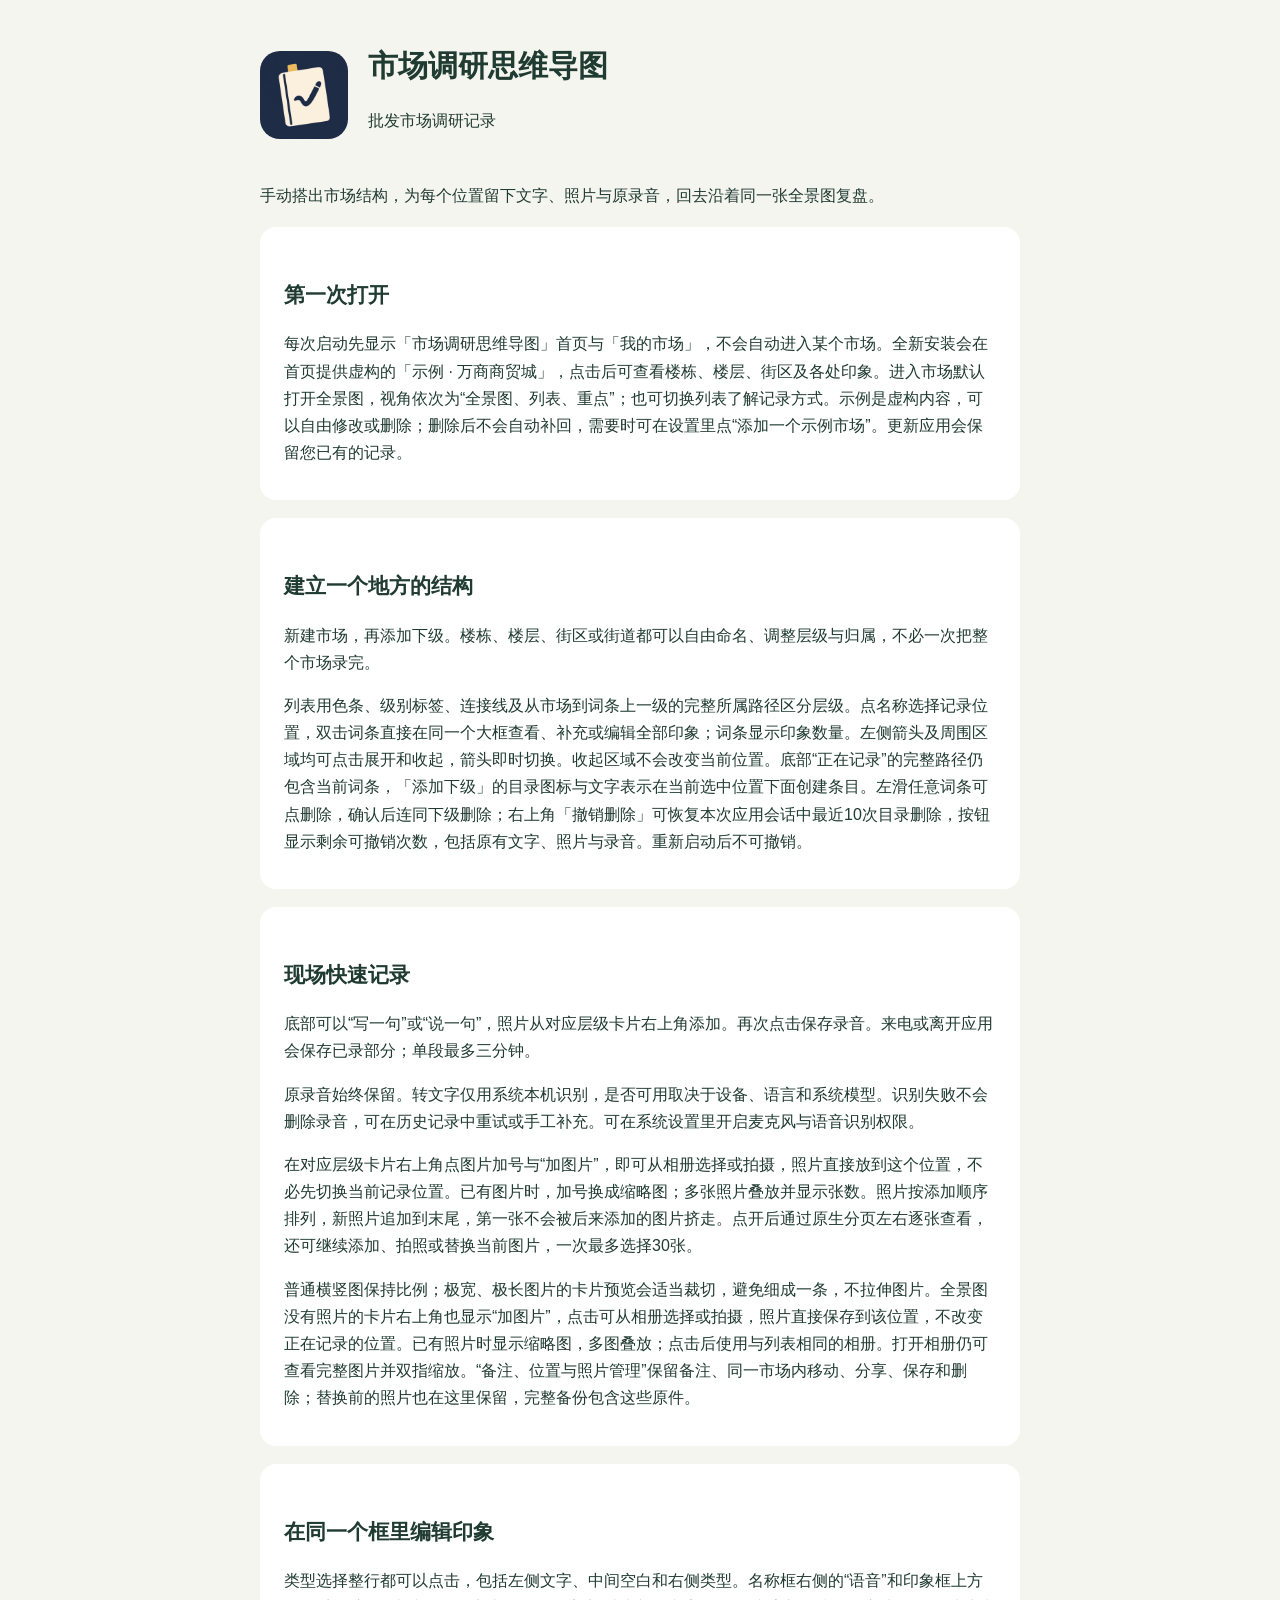
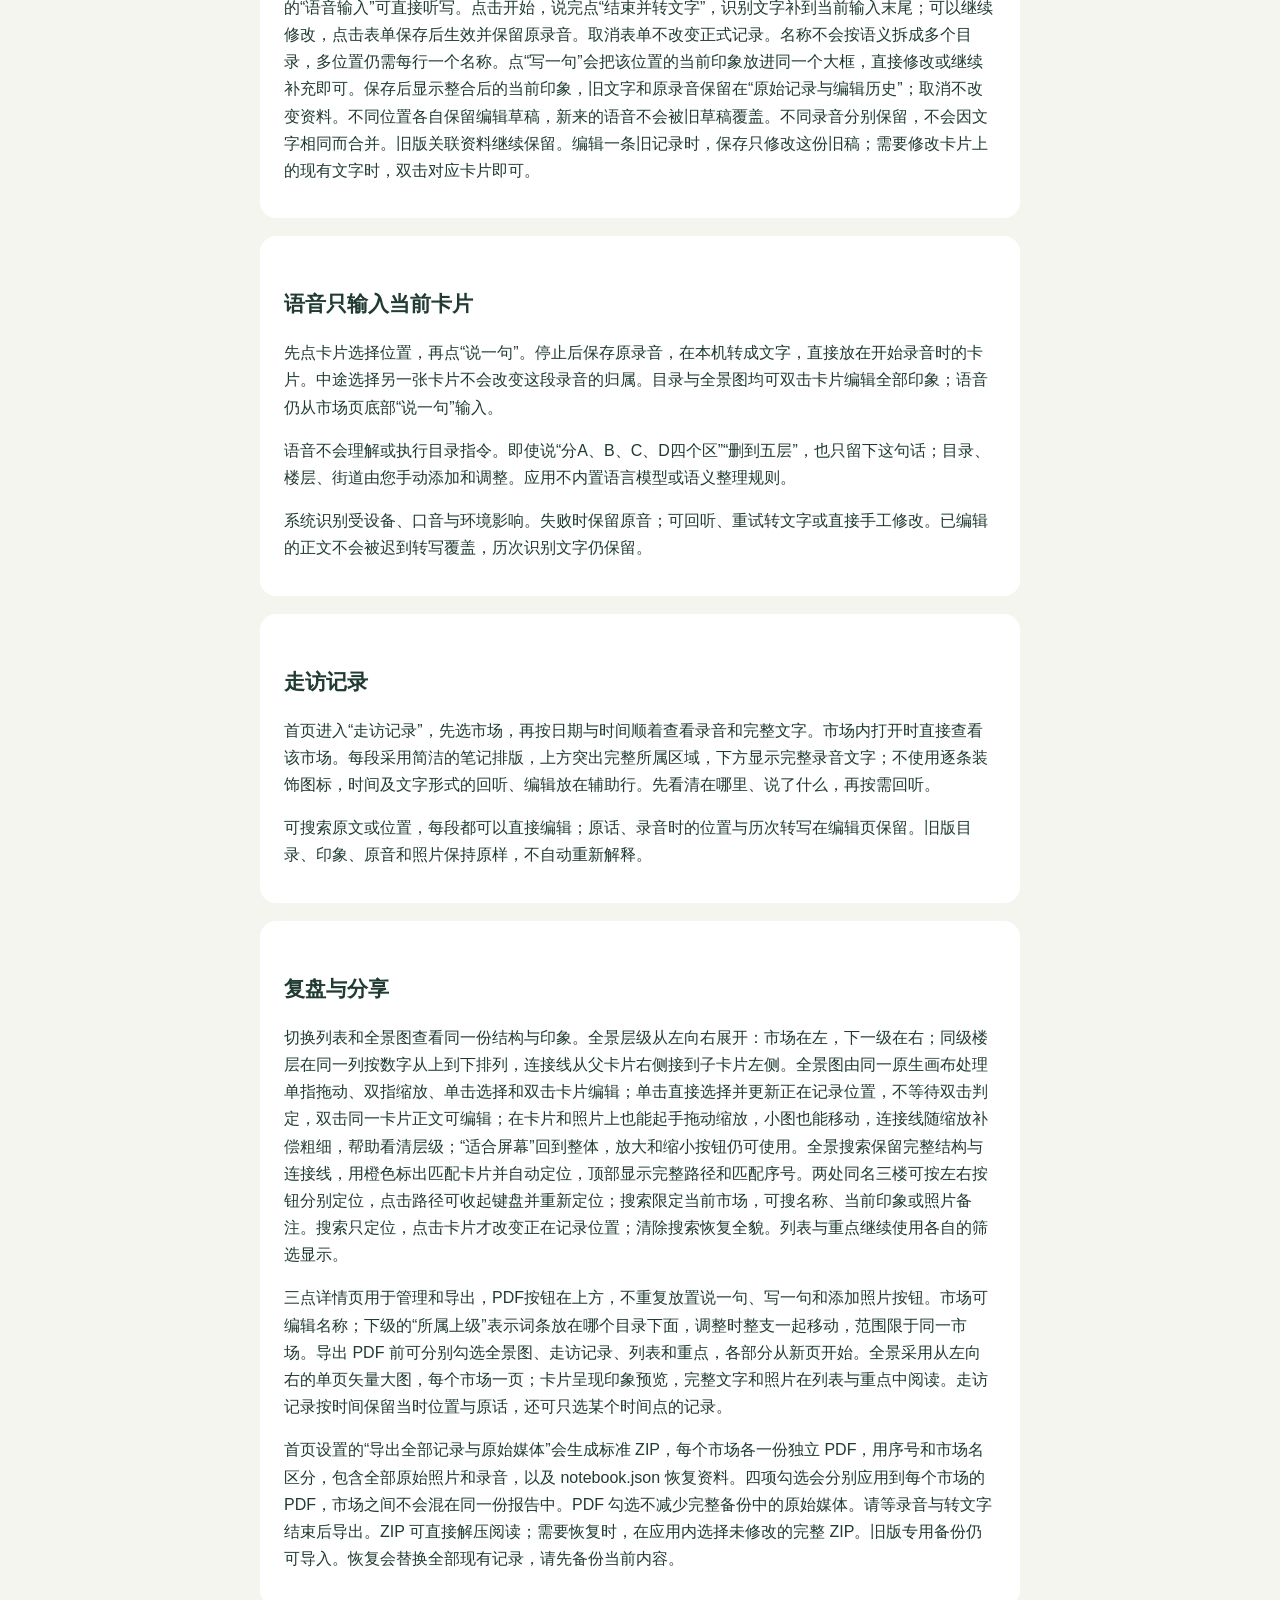
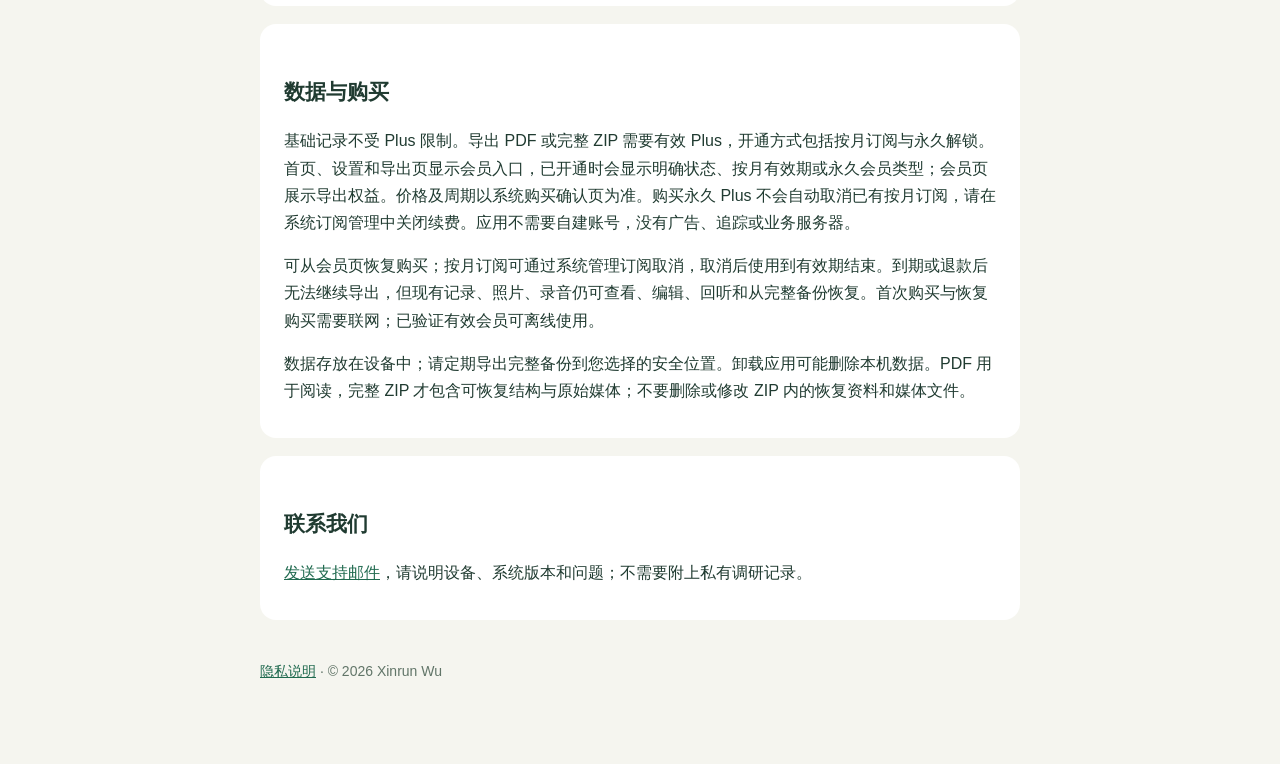
<file: index.html>
<!doctype html><html lang="zh-Hans"><head><meta charset="utf-8"><meta name="viewport" content="width=device-width,initial-scale=1"><title>市场调研思维导图 — 使用帮助</title><link rel="icon" type="image/png" href="icon.png?v=40"><link rel="stylesheet" href="style.css"></head><body><header><img src="icon.png?v=40" alt="市场调研思维导图图标"><div><h1>市场调研思维导图</h1><p>批发市场调研记录</p></div></header><p>手动搭出市场结构，为每个位置留下文字、照片与原录音，回去沿着同一张全景图复盘。</p><section><h2>第一次打开</h2><p>每次启动先显示「市场调研思维导图」首页与「我的市场」，不会自动进入某个市场。全新安装会在首页提供虚构的「示例 · 万商商贸城」，点击后可查看楼栋、楼层、街区及各处印象。进入市场默认打开全景图，视角依次为“全景图、列表、重点”；也可切换列表了解记录方式。示例是虚构内容，可以自由修改或删除；删除后不会自动补回，需要时可在设置里点“添加一个示例市场”。更新应用会保留您已有的记录。</p></section><section><h2>建立一个地方的结构</h2><p>新建市场，再添加下级。楼栋、楼层、街区或街道都可以自由命名、调整层级与归属，不必一次把整个市场录完。</p><p>列表用色条、级别标签、连接线及从市场到词条上一级的完整所属路径区分层级。点名称选择记录位置，双击词条直接在同一个大框查看、补充或编辑全部印象；词条显示印象数量。左侧箭头及周围区域均可点击展开和收起，箭头即时切换。收起区域不会改变当前位置。底部“正在记录”的完整路径仍包含当前词条，「添加下级」的目录图标与文字表示在当前选中位置下面创建条目。左滑任意词条可点删除，确认后连同下级删除；右上角「撤销删除」可恢复本次应用会话中最近10次目录删除，按钮显示剩余可撤销次数，包括原有文字、照片与录音。重新启动后不可撤销。</p></section><section><h2>现场快速记录</h2><p>底部可以“写一句”或“说一句”，照片从对应层级卡片右上角添加。再次点击保存录音。来电或离开应用会保存已录部分；单段最多三分钟。</p><p>原录音始终保留。转文字仅用系统本机识别，是否可用取决于设备、语言和系统模型。识别失败不会删除录音，可在历史记录中重试或手工补充。可在系统设置里开启麦克风与语音识别权限。</p><p>在对应层级卡片右上角点图片加号与“加图片”，即可从相册选择或拍摄，照片直接放到这个位置，不必先切换当前记录位置。已有图片时，加号换成缩略图；多张照片叠放并显示张数。照片按添加顺序排列，新照片追加到末尾，第一张不会被后来添加的图片挤走。点开后通过原生分页左右逐张查看，还可继续添加、拍照或替换当前图片，一次最多选择30张。</p><p>普通横竖图保持比例；极宽、极长图片的卡片预览会适当裁切，避免细成一条，不拉伸图片。全景图没有照片的卡片右上角也显示“加图片”，点击可从相册选择或拍摄，照片直接保存到该位置，不改变正在记录的位置。已有照片时显示缩略图，多图叠放；点击后使用与列表相同的相册。打开相册仍可查看完整图片并双指缩放。“备注、位置与照片管理”保留备注、同一市场内移动、分享、保存和删除；替换前的照片也在这里保留，完整备份包含这些原件。</p></section><section><h2>在同一个框里编辑印象</h2><p>类型选择整行都可以点击，包括左侧文字、中间空白和右侧类型。名称框右侧的“语音”和印象框上方的“语音输入”可直接听写。点击开始，说完点“结束并转文字”，识别文字补到当前输入末尾；可以继续修改，点击表单保存后生效并保留原录音。取消表单不改变正式记录。名称不会按语义拆成多个目录，多位置仍需每行一个名称。点“写一句”会把该位置的当前印象放进同一个大框，直接修改或继续补充即可。保存后显示整合后的当前印象，旧文字和原录音保留在“原始记录与编辑历史”；取消不改变资料。不同位置各自保留编辑草稿，新来的语音不会被旧草稿覆盖。不同录音分别保留，不会因文字相同而合并。旧版关联资料继续保留。编辑一条旧记录时，保存只修改这份旧稿；需要修改卡片上的现有文字时，双击对应卡片即可。</p></section><section><h2>语音只输入当前卡片</h2><p>先点卡片选择位置，再点“说一句”。停止后保存原录音，在本机转成文字，直接放在开始录音时的卡片。中途选择另一张卡片不会改变这段录音的归属。目录与全景图均可双击卡片编辑全部印象；语音仍从市场页底部“说一句”输入。</p><p>语音不会理解或执行目录指令。即使说“分A、B、C、D四个区”“删到五层”，也只留下这句话；目录、楼层、街道由您手动添加和调整。应用不内置语言模型或语义整理规则。</p><p>系统识别受设备、口音与环境影响。失败时保留原音；可回听、重试转文字或直接手工修改。已编辑的正文不会被迟到转写覆盖，历次识别文字仍保留。</p></section><section><h2>走访记录</h2><p>首页进入“走访记录”，先选市场，再按日期与时间顺着查看录音和完整文字。市场内打开时直接查看该市场。每段采用简洁的笔记排版，上方突出完整所属区域，下方显示完整录音文字；不使用逐条装饰图标，时间及文字形式的回听、编辑放在辅助行。先看清在哪里、说了什么，再按需回听。</p><p>可搜索原文或位置，每段都可以直接编辑；原话、录音时的位置与历次转写在编辑页保留。旧版目录、印象、原音和照片保持原样，不自动重新解释。</p></section><section><h2>复盘与分享</h2><p>切换列表和全景图查看同一份结构与印象。全景层级从左向右展开：市场在左，下一级在右；同级楼层在同一列按数字从上到下排列，连接线从父卡片右侧接到子卡片左侧。全景图由同一原生画布处理单指拖动、双指缩放、单击选择和双击卡片编辑；单击直接选择并更新正在记录位置，不等待双击判定，双击同一卡片正文可编辑；在卡片和照片上也能起手拖动缩放，小图也能移动，连接线随缩放补偿粗细，帮助看清层级；“适合屏幕”回到整体，放大和缩小按钮仍可使用。全景搜索保留完整结构与连接线，用橙色标出匹配卡片并自动定位，顶部显示完整路径和匹配序号。两处同名三楼可按左右按钮分别定位，点击路径可收起键盘并重新定位；搜索限定当前市场，可搜名称、当前印象或照片备注。搜索只定位，点击卡片才改变正在记录位置；清除搜索恢复全貌。列表与重点继续使用各自的筛选显示。</p><p>三点详情页用于管理和导出，PDF按钮在上方，不重复放置说一句、写一句和添加照片按钮。市场可编辑名称；下级的“所属上级”表示词条放在哪个目录下面，调整时整支一起移动，范围限于同一市场。导出 PDF 前可分别勾选全景图、走访记录、列表和重点，各部分从新页开始。全景采用从左向右的单页矢量大图，每个市场一页；卡片呈现印象预览，完整文字和照片在列表与重点中阅读。走访记录按时间保留当时位置与原话，还可只选某个时间点的记录。</p><p>首页设置的“导出全部记录与原始媒体”会生成标准 ZIP，每个市场各一份独立 PDF，用序号和市场名区分，包含全部原始照片和录音，以及 notebook.json 恢复资料。四项勾选会分别应用到每个市场的 PDF，市场之间不会混在同一份报告中。PDF 勾选不减少完整备份中的原始媒体。请等录音与转文字结束后导出。ZIP 可直接解压阅读；需要恢复时，在应用内选择未修改的完整 ZIP。旧版专用备份仍可导入。恢复会替换全部现有记录，请先备份当前内容。</p></section><section><h2>数据与购买</h2><p>基础记录不受 Plus 限制。导出 PDF 或完整 ZIP 需要有效 Plus，开通方式包括按月订阅与永久解锁。首页、设置和导出页显示会员入口，已开通时会显示明确状态、按月有效期或永久会员类型；会员页展示导出权益。价格及周期以系统购买确认页为准。购买永久 Plus 不会自动取消已有按月订阅，请在系统订阅管理中关闭续费。应用不需要自建账号，没有广告、追踪或业务服务器。</p><p>可从会员页恢复购买；按月订阅可通过系统管理订阅取消，取消后使用到有效期结束。到期或退款后无法继续导出，但现有记录、照片、录音仍可查看、编辑、回听和从完整备份恢复。首次购买与恢复购买需要联网；已验证有效会员可离线使用。</p><p>数据存放在设备中；请定期导出完整备份到您选择的安全位置。卸载应用可能删除本机数据。PDF 用于阅读，完整 ZIP 才包含可恢复结构与原始媒体；不要删除或修改 ZIP 内的恢复资料和媒体文件。</p></section><section><h2>联系我们</h2><p><a href="mailto:tillywong15@gmail.com">发送支持邮件</a>，请说明设备、系统版本和问题；不需要附上私有调研记录。</p></section><footer><a href="privacy.html">隐私说明</a> · © 2026 Xinrun Wu</footer></body></html>
</file>
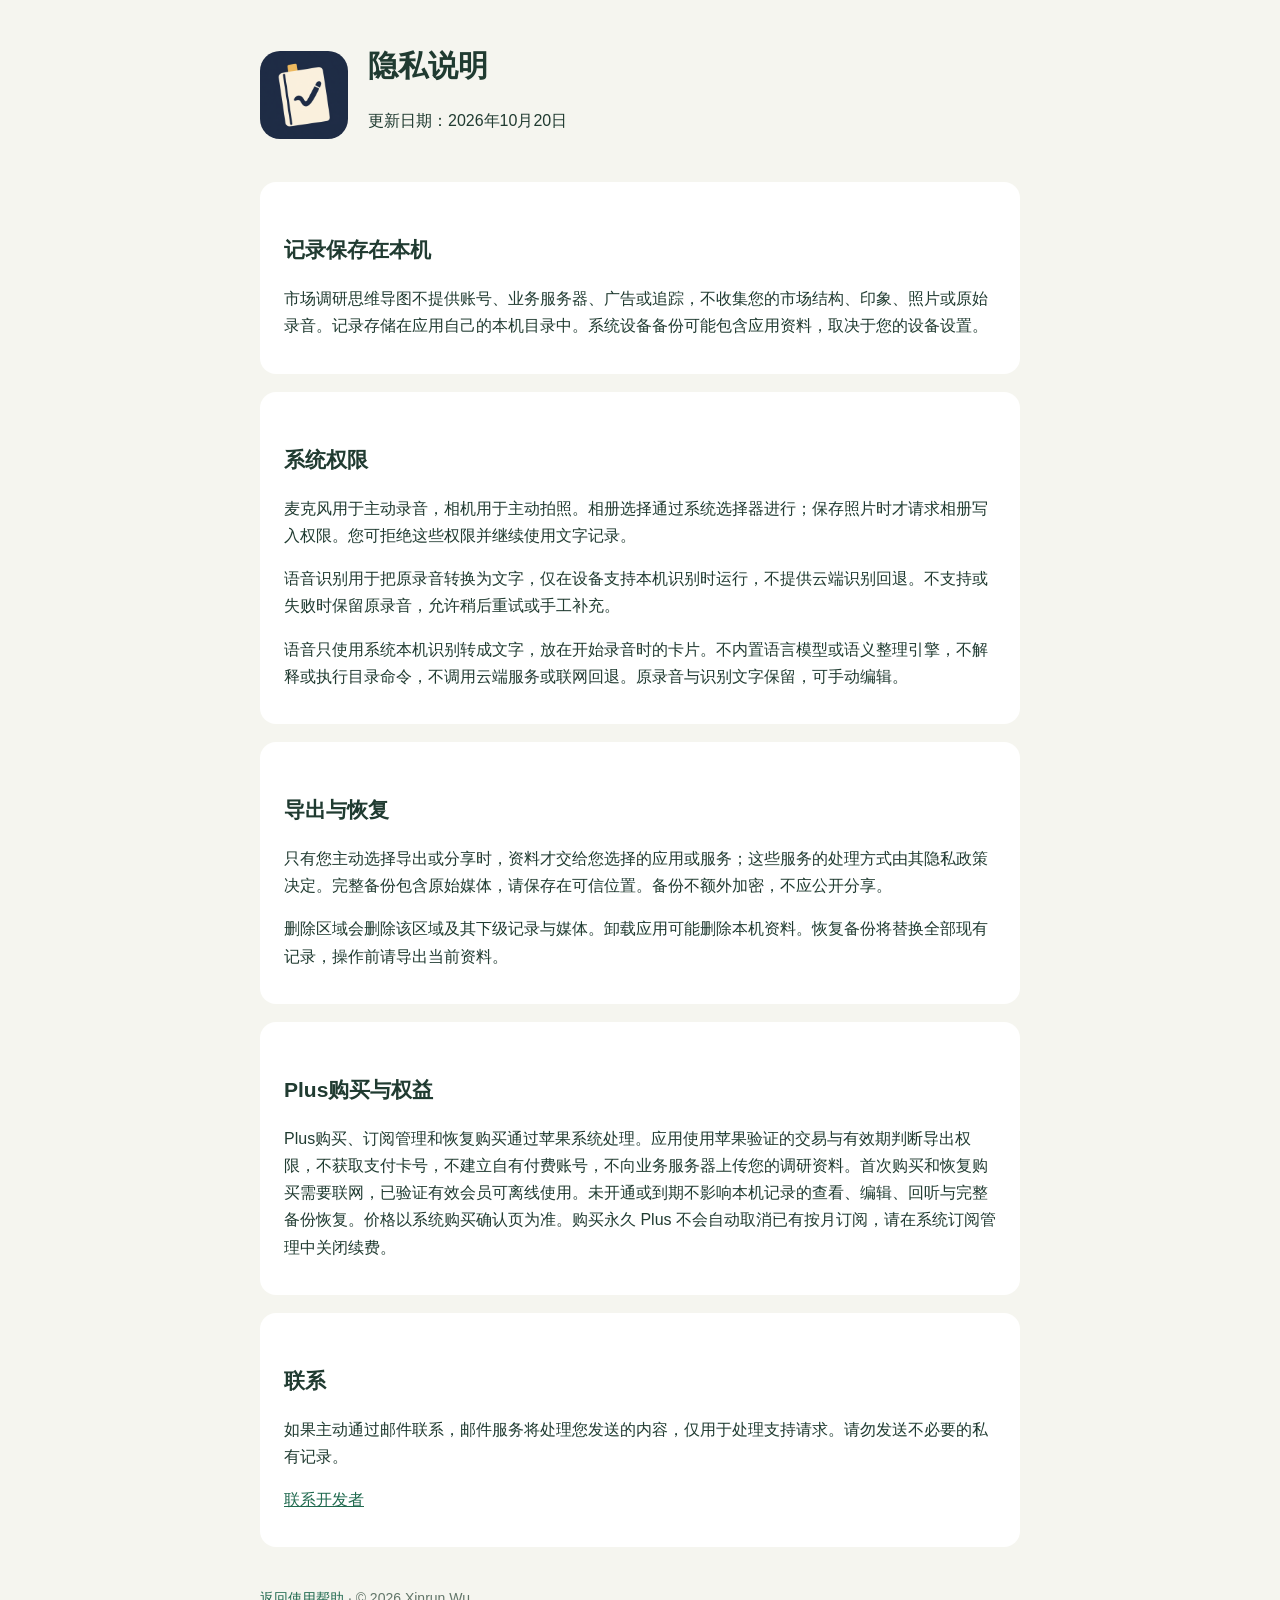
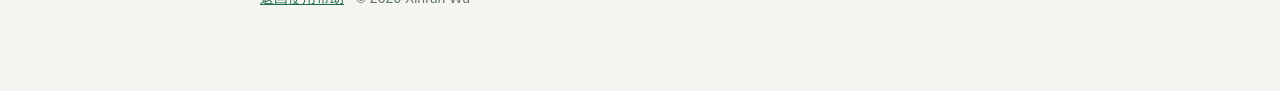
<file: privacy.html>
<!doctype html><html lang="zh-Hans"><head><meta charset="utf-8"><meta name="viewport" content="width=device-width,initial-scale=1"><title>市场调研思维导图 — 隐私说明</title><link rel="icon" type="image/png" href="icon.png?v=40"><link rel="stylesheet" href="style.css"></head><body><header><img src="icon.png?v=40" alt="市场调研思维导图图标"><div><h1>隐私说明</h1><p>更新日期：2026年10月20日</p></div></header><section><h2>记录保存在本机</h2><p>市场调研思维导图不提供账号、业务服务器、广告或追踪，不收集您的市场结构、印象、照片或原始录音。记录存储在应用自己的本机目录中。系统设备备份可能包含应用资料，取决于您的设备设置。</p></section><section><h2>系统权限</h2><p>麦克风用于主动录音，相机用于主动拍照。相册选择通过系统选择器进行；保存照片时才请求相册写入权限。您可拒绝这些权限并继续使用文字记录。</p><p>语音识别用于把原录音转换为文字，仅在设备支持本机识别时运行，不提供云端识别回退。不支持或失败时保留原录音，允许稍后重试或手工补充。</p><p>语音只使用系统本机识别转成文字，放在开始录音时的卡片。不内置语言模型或语义整理引擎，不解释或执行目录命令，不调用云端服务或联网回退。原录音与识别文字保留，可手动编辑。</p></section><section><h2>导出与恢复</h2><p>只有您主动选择导出或分享时，资料才交给您选择的应用或服务；这些服务的处理方式由其隐私政策决定。完整备份包含原始媒体，请保存在可信位置。备份不额外加密，不应公开分享。</p><p>删除区域会删除该区域及其下级记录与媒体。卸载应用可能删除本机资料。恢复备份将替换全部现有记录，操作前请导出当前资料。</p></section><section><h2>Plus购买与权益</h2><p>Plus购买、订阅管理和恢复购买通过苹果系统处理。应用使用苹果验证的交易与有效期判断导出权限，不获取支付卡号，不建立自有付费账号，不向业务服务器上传您的调研资料。首次购买和恢复购买需要联网，已验证有效会员可离线使用。未开通或到期不影响本机记录的查看、编辑、回听与完整备份恢复。价格以系统购买确认页为准。购买永久 Plus 不会自动取消已有按月订阅，请在系统订阅管理中关闭续费。</p></section><section><h2>联系</h2><p>如果主动通过邮件联系，邮件服务将处理您发送的内容，仅用于处理支持请求。请勿发送不必要的私有记录。</p><p><a href="mailto:tillywong15@gmail.com">联系开发者</a></p></section><footer><a href="index.html">返回使用帮助</a> · © 2026 Xinrun Wu</footer></body></html>
</file>
<file: style.css>
:root{color-scheme:light dark;font-family:-apple-system,BlinkMacSystemFont,sans-serif;line-height:1.7;color:#203b31;background:#f5f5ef}body{max-width:760px;margin:0 auto;padding:40px 24px}header{display:flex;gap:20px;align-items:center;margin-bottom:32px}img{width:88px;height:88px;border-radius:20px}h1{font-size:30px;margin:0}h2{font-size:21px;margin-top:32px}a{color:#206a4f}section{padding:18px 24px;background:#fff;border-radius:16px;margin:18px 0}footer{font-size:14px;margin:40px 0;color:#617568}@media(prefers-color-scheme:dark){:root{color:#e6eee9;background:#13231c}section{background:#21352b}a{color:#a4d9bd}footer{color:#bacbbb}}@media(max-width:400px){body{padding:26px 18px}header{gap:12px}h1{font-size:26px}section{padding:16px}}
</file>
